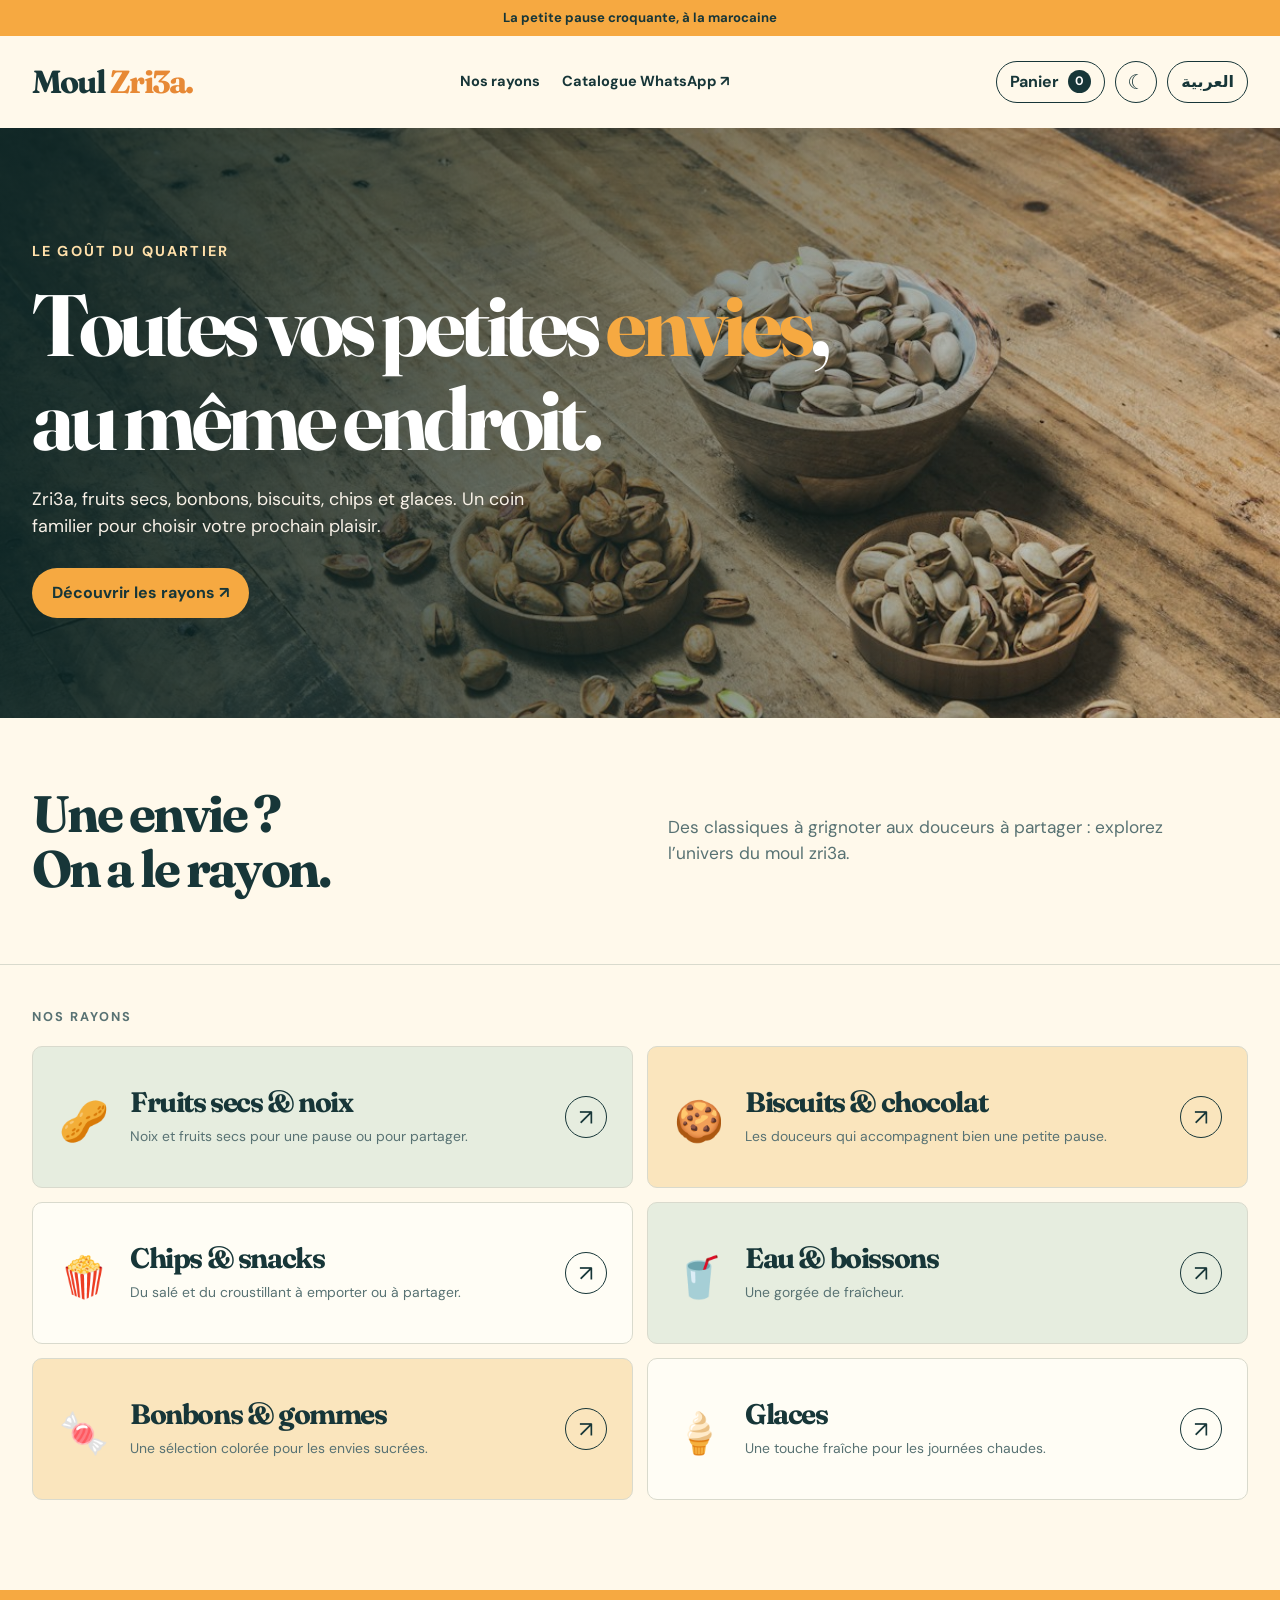
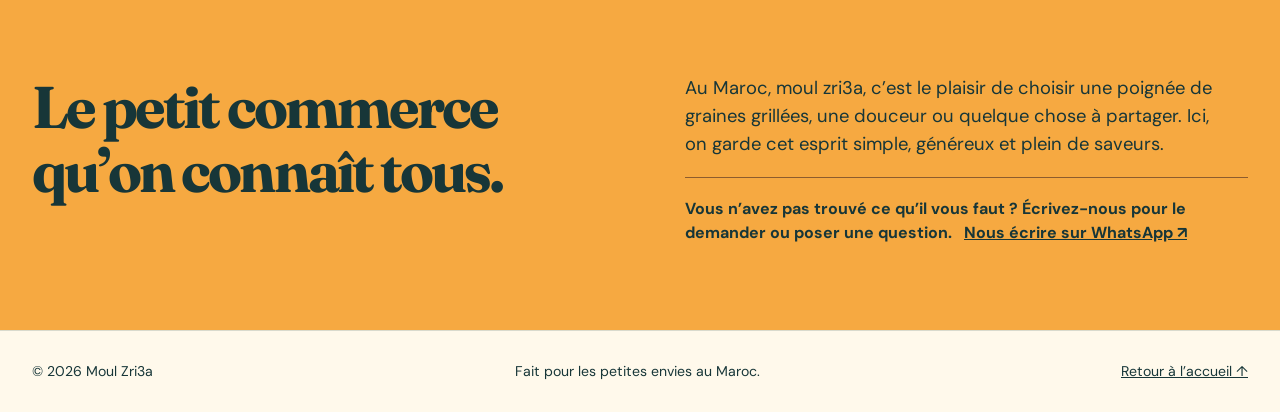
<file: index.html>
<!doctype html>
<html lang="fr">
<head>
  <meta charset="utf-8">
  <meta name="viewport" content="width=device-width, initial-scale=1">
  <meta name="description" content="Zri3a, fruits secs, bonbons et snacks chez Moul Zri3a.">
  <title>Moul Zri3a</title>
  <meta property="og:type" content="website">
  <meta property="og:site_name" content="Moul Zri3a">
  <meta property="og:title" content="Moul Zri3a - La petite pause croquante, à la marocaine">
  <meta property="og:description" content="Zri3a, fruits secs, bonbons, biscuits, boissons et snacks.">
  <meta property="og:url" content="https://moulzri3a.vercel.app/">
  <meta property="og:image" content="https://moulzri3a.vercel.app/assets/social-preview.jpg">
  <meta property="og:image:width" content="1200">
  <meta property="og:image:height" content="630">
  <meta property="og:image:alt" content="Aperçu de la page d'accueil Moul Zri3a avec ses fruits secs et son slogan.">
  <meta name="twitter:card" content="summary_large_image">
  <meta name="twitter:title" content="Moul Zri3a - La petite pause croquante, à la marocaine">
  <meta name="twitter:description" content="Zri3a, fruits secs, bonbons, biscuits, boissons et snacks.">
  <meta name="twitter:image" content="https://moulzri3a.vercel.app/assets/social-preview.jpg">
  <script>
    try {
      const savedTheme = localStorage.getItem('moul-zri3a-theme');
      document.documentElement.dataset.theme = savedTheme === 'light' || savedTheme === 'dark'
        ? savedTheme
        : (window.matchMedia('(prefers-color-scheme: dark)').matches ? 'dark' : 'light');
    } catch (error) {
      console.warn('Unable to load saved theme preference.', error);
      document.documentElement.dataset.theme = window.matchMedia('(prefers-color-scheme: dark)').matches ? 'dark' : 'light';
    }
  </script>
  <script>
    if (location.protocol !== 'file:') {
      const base = document.createElement('base');
      base.href = '/';
      document.head.append(base);
    }
  </script>
  <link rel="icon" type="image/svg+xml" href="assets/favicon.svg">
  <link rel="stylesheet" href="css/style.css">
  <script src="js/main.js" defer></script>
</head>
<body>
  <div class="top-bar" data-fr="La petite pause croquante, à la marocaine" data-ar="التگرميلة اللي كتعجبنا، على الطريقة المغربية">La petite pause croquante, à la marocaine</div>

  <header class="site-header container">
    <a class="logo" id="home-link" href="./" aria-label="Moul Zri3a">Moul <span>Zri3a.</span></a>
    <nav class="main-nav desktop-nav" aria-label="Main navigation">
      <a id="categories-link" href="?section=categories" data-fr="Nos rayons" data-ar="المنتوجات">Nos rayons</a>
      <a id="whatsapp-catalog" href="https://wa.me/c/212769611475" target="_blank" rel="noopener noreferrer" data-fr="Catalogue WhatsApp ↗" data-ar="كتالوغ واتساب ↗">Catalogue WhatsApp ↗</a>
    </nav>
    <div class="header-actions">
      <a class="basket-link" id="basket-link" href="?basket=1"><span data-fr="Panier" data-ar="السلة">Panier</span> <span class="basket-count" id="basket-count">0</span></a>
      <button class="theme-button" id="theme-button" type="button" aria-label="Activer le mode sombre" title="Activer le mode sombre">☾</button>
      <button class="language-button" id="language-button" type="button" aria-label="Change language">العربية</button>
    </div>
  </header>
  <nav class="main-nav mobile-nav container" aria-label="Main navigation">
    <a id="mobile-categories-link" href="?section=categories" data-fr="Nos rayons" data-ar="المنتوجات">Nos rayons</a>
    <a id="mobile-whatsapp-catalog" href="https://wa.me/c/212769611475" target="_blank" rel="noopener noreferrer" data-fr="Catalogue WhatsApp ↗" data-ar="كتالوغ واتساب ↗">Catalogue WhatsApp ↗</a>
  </nav>

  <main>
    <!-- HOME: This is the homepage HTML. Edit its words here. -->
    <div id="home-view">
      <section class="hero">
        <div class="hero-content container">
          <span class="eyebrow" data-fr="Le goût du quartier" data-ar="بنّة الحومة">Le goût du quartier</span>
          <h1 data-fr="Toutes vos petites <em>envies</em>, au même endroit." data-ar="كلشي اللي كتشهاه، <em>فبلاصة وحدة.</em>">Toutes vos petites <em>envies</em>, au même endroit.</h1>
          <p data-fr="Zri3a, fruits secs, bonbons, biscuits, chips et glaces. Un coin familier pour choisir votre prochain plaisir." data-ar="الزريعة، الفواكه الجافة، الحلوى، البسكويت، الشيبس والكلاص. كلشي مجموع باش تختار اللي بغيتي.">Zri3a, fruits secs, bonbons, biscuits, chips et glaces. Un coin familier pour choisir votre prochain plaisir.</p>
          <a class="primary-link" id="categories-cta" href="?section=categories" data-fr="Découvrir les rayons ↗" data-ar="شوف المنتوجات ↗">Découvrir les rayons ↗</a>
        </div>
      </section>
      <section class="intro container">
        <h2 data-fr="Une envie ?<br>On a le rayon." data-ar="أشنو تشهيتي؟<br>عندنا الاختيار.">Une envie ?<br>On a le rayon.</h2>
        <p data-fr="Des classiques à grignoter aux douceurs à partager : explorez l’univers du moul zri3a." data-ar="من التگرميلة اليومية للحلوى اللي كتشاركها: اكتشف عالم مول الزريعة.">Des classiques à grignoter aux douceurs à partager : explorez l’univers du moul zri3a.</p>
      </section>
      <section class="home-categories container" id="categories">
        <div class="section-kicker" data-fr="Nos rayons" data-ar="المنتوجات">Nos rayons</div>
        <!-- The six category tiles are filled from the catalog list in js/main.js. -->
        <div class="category-grid" id="category-grid"></div>
      </section>
      <section class="about">
        <div class="about-inner container">
          <h2 data-fr="Le petit commerce qu’on connaît tous." data-ar="الحانوت اللي كاملين كنعرفوه.">Le petit commerce qu’on connaît tous.</h2>
          <div>
            <p data-fr="Au Maroc, moul zri3a, c’est le plaisir de choisir une poignée de graines grillées, une douceur ou quelque chose à partager. Ici, on garde cet esprit simple, généreux et plein de saveurs." data-ar="فالمغرب، مول الزريعة هو لذة اختيار شوية زريعة مقرمشة، شي حلوى ولا حاجة تتقسم مع الأحباب. بغينا نحافظو على هاد الروح البسيطة والعامرة بالبنة.">Au Maroc, moul zri3a, c’est le plaisir de choisir une poignée de graines grillées, une douceur ou quelque chose à partager. Ici, on garde cet esprit simple, généreux et plein de saveurs.</p>
            <div class="about-note">
              <span data-fr="Vous n’avez pas trouvé ce qu’il vous faut ? Écrivez-nous pour le demander ou poser une question." data-ar="ما لقيتيش اللي بغيتي؟ راسلنا وطلبو ولا سولنا عليه.">Vous n’avez pas trouvé ce qu’il vous faut ? Écrivez-nous pour le demander ou poser une question.</span>
              <a id="product-request-link" href="https://wa.me/212769611475" target="_blank" rel="noopener noreferrer" data-fr="Nous écrire sur WhatsApp ↗" data-ar="راسلنا على واتساب ↗">Nous écrire sur WhatsApp ↗</a>
            </div>
          </div>
        </div>
      </section>
    </div>

    <!-- CATEGORY: This layout is reused for all six categories. -->
    <section id="category-view" class="inner container" hidden>
      <div class="breadcrumb" id="category-breadcrumb"></div>
      <div class="category-banner">
        <div>
          <span class="eyebrow" data-fr="Moul Zri3a / Nos rayons" data-ar="مول الزريعة / المنتوجات">Moul Zri3a / Nos rayons</span>
          <h1 id="category-title"></h1>
          <p id="category-description"></p>
        </div>
        <img id="category-image" src="assets/seeds.jpg" alt="">
      </div>
      <section class="browse">
        <div class="browse-heading"><h2 data-fr="À découvrir" data-ar="تصفح المنتوجات">À découvrir</h2><span id="product-count"></span></div>
        <nav class="category-pills" id="category-pills" aria-label="Categories"></nav>
        <div class="product-grid" id="category-products"></div>
      </section>
    </section>

    <!-- PRODUCT: One layout for every product. Name, image and price come from js/main.js. -->
    <section id="product-view" class="inner container" hidden>
      <div class="breadcrumb" id="product-breadcrumb"></div>
      <div class="product-detail">
        <img class="product-photo" id="product-image" src="assets/seeds.jpg" alt="">
        <div class="product-info">
          <span class="eyebrow" id="product-category"></span>
          <h1 id="product-title"></h1>
          <p class="size" id="product-size"></p>
          <div class="product-price"><span id="product-price"></span></div>
          <div class="format"><strong data-fr="Format" data-ar="الحجم">Format</strong><p id="product-format"></p></div>
          <strong data-fr="Quantité" data-ar="الكمية">Quantité</strong>
          <div class="purchase-actions">
            <div class="quantity">
              <button type="button" data-action="product-minus" aria-label="Decrease quantity">−</button>
              <input id="product-quantity" type="number" min="1" max="99" value="1" inputmode="numeric" aria-label="Quantity">
              <button type="button" data-action="product-plus" aria-label="Increase quantity">+</button>
            </div>
            <button class="dark-button" id="buy-now" type="button" data-action="buy-now" data-fr="Acheter maintenant" data-ar="اشترِ الآن">Acheter maintenant</button>
            <button class="orange-button" id="add-basket" type="button" data-action="add-basket" data-fr="Ajouter au panier" data-ar="أضف إلى السلة">Ajouter au panier</button>
          </div>
          <div class="status" id="product-status" role="status" aria-live="polite"></div>
        </div>
      </div>
      <section class="related"><h2 data-fr="Dans le même rayon" data-ar="من نفس الفئة">Dans le même rayon</h2><div class="product-grid" id="related-products"></div></section>
    </section>

    <!-- BASKET: Customers can review quantities before opening WhatsApp. -->
    <section id="basket-view" class="inner container" hidden>
      <div class="breadcrumb" id="basket-breadcrumb"></div>
      <div class="basket-layout">
        <section><h1 data-fr="Votre panier" data-ar="السلة ديالك">Votre panier</h1><div id="basket-items"></div></section>
        <aside class="summary" id="basket-summary" hidden>
          <h2 data-fr="Récapitulatif" data-ar="ملخص الطلب">Récapitulatif</h2>
          <div class="summary-row"><span data-fr="Articles" data-ar="المنتوجات">Articles</span><strong id="summary-count"></strong></div>
          <div class="summary-row"><span data-fr="Sous-total" data-ar="المجموع قبل التوصيل">Sous-total</span><strong id="summary-subtotal"></strong></div>
          <div class="summary-row"><span data-fr="Frais de livraison" data-ar="رسوم التوصيل">Frais de livraison</span><strong id="summary-delivery"></strong></div>
          <div class="summary-row"><span data-fr="Total avec livraison" data-ar="المجموع مع التوصيل">Total avec livraison</span><strong id="summary-total"></strong></div>
          <button class="dark-button" id="confirm-order" type="button" data-action="confirm-order" data-fr="Confirmer sur WhatsApp" data-ar="أكد عبر واتساب">Confirmer sur WhatsApp</button>
          <p class="delivery-status" id="basket-status" role="status" aria-live="polite"></p>
        </aside>
      </div>
    </section>
  </main>

  <footer class="site-footer container">
    <span>© <span id="year"></span> Moul Zri3a</span>
    <span data-fr="Fait pour les petites envies au Maroc." data-ar="للي كيبغي التگرميلة والحلوى فالمغرب.">Fait pour les petites envies au Maroc.</span>
    <a id="footer-home-link" href="./" data-fr="Retour à l’accueil ↑" data-ar="العودة للرئيسية ↑">Retour à l’accueil ↑</a>
  </footer>
</body>
</html>
</file>
<file: css/style.css>
@import url('https://fonts.googleapis.com/css2?family=DM+Sans:wght@400;500;600;700&family=Fraunces:opsz,wght@9..144,700&display=swap');

:root {
  --green: #173638;
  --cream: #fff9eb;
  --orange: #f6a941;
  --muted: #587273;
  --line: #d9dacd;
  --surface: #fffdf5;
  --card: #fffdf7;
  --soft-green: #e6eddf;
  --soft-orange: #fae5bd;
  --banner: #e8e9d8;
  --input-border: #9eaead;
  --pill-border: #c6ccc2;
  --status: #315e51;
  --warning: #9b4730;
  --note-border: #8d5c2d;
  --summary-border: #bfcbc0;
  --demo-bg: #fbe8bd;
  --demo-border: #ddb567;
}
:root[data-theme="dark"] {
  color-scheme: dark;
  --green: #e2ece5;
  --cream: #162320;
  --muted: #aabbb3;
  --line: #384943;
  --surface: #202e2a;
  --card: #1d2b27;
  --soft-green: #2a3b33;
  --soft-orange: #403322;
  --banner: #293a33;
  --input-border: #71847c;
  --pill-border: #596c63;
  --status: #a6d2b0;
  --warning: #f0a08a;
  --note-border: #9c7949;
  --summary-border: #52665a;
  --demo-bg: #3a321f;
  --demo-border: #79653d;
}
* { box-sizing: border-box; }
html { scroll-behavior: smooth; }
html { color-scheme: light; }
:root[data-theme="dark"] { color-scheme: dark; }
body { min-height: 100vh; margin: 0; display: flex; flex-direction: column; background: var(--cream); color: var(--green); font: 16px/1.5 'DM Sans', system-ui, sans-serif; }
a { color: inherit; text-decoration: none; }
button, input { font: inherit; }
button { cursor: pointer; }
img { max-width: 100%; }
h1, h2, h3, p { margin-top: 0; }
h1, h2, h3 { font-family: 'Fraunces', Georgia, serif; letter-spacing: -.05em; line-height: 1.08; }
.container { width: 100%; max-width: 1320px; margin: auto; padding-inline: 32px; }
main { flex: 1; }
.top-bar { background: var(--orange); text-align: center; padding: 8px 16px; font-size: .82rem; font-weight: 700; }
.site-header { position: sticky; top: 0; z-index: 20; width: 100%; max-width: none; min-height: 92px; display: flex; align-items: center; justify-content: space-between; gap: 24px; padding-inline: max(32px, calc((100% - 1256px) / 2)); background: var(--cream); transition: box-shadow .2s ease; }
.site-header.is-sticky { box-shadow: 0 4px 12px rgb(23 54 56 / 10%); }
.logo { font: 700 2rem/1 'Fraunces', Georgia, serif; letter-spacing: -.055em; white-space: nowrap; }
.logo span { color: #e78935; }
.main-nav, .header-actions { display: flex; align-items: center; gap: 22px; }
.mobile-nav { display: none; }
.main-nav a { font-weight: 700; font-size: .91rem; }
.main-nav a:hover, .site-footer a:hover { text-decoration: underline; }
.header-actions { gap: 10px; }
.basket-link, .language-button, .theme-button { display: inline-flex; align-items: center; justify-content: center; gap: 9px; border: 1px solid var(--green); border-radius: 30px; background: transparent; padding: 8px 13px; color: var(--green); font-weight: 700; white-space: nowrap; }
.theme-button { width: 42px; height: 42px; padding: 0; font-size: 1.25rem; }
.basket-count { display: grid; place-items: center; background: var(--green); color: white; min-width: 23px; height: 23px; padding-inline: 4px; border-radius: 50%; font-size: .77rem; }
.site-footer { border-top: 1px solid var(--line); padding-block: 30px; display: flex; justify-content: space-between; gap: 20px; font-size: .88rem; }
.site-footer a { text-decoration: underline; }

/* Home */
.hero { position: relative; min-height: 590px; display: flex; align-items: end; background: #76543d url('../assets/nuts-and-seeds.jpg') center/cover; }
.hero::before { content: ''; position: absolute; inset: 0; background: linear-gradient(90deg, #0b2525e8, #0b252577 55%, #0b25250f); }
.hero-content { position: relative; width: 100%; color: white; padding-block: 85px 72px; }
.eyebrow { display: block; color: #ffe0aa; text-transform: uppercase; letter-spacing: .15em; font-size: .84rem; font-weight: 700; margin-bottom: 16px; }
body[dir="rtl"] .eyebrow { font-size: 1.06rem; letter-spacing: .08em; }
body[dir="ltr"] .eyebrow { font-size: .9rem; }
.hero h1 { font-size: clamp(3.8rem, 6.8vw, 7.3rem); max-width: 800px; margin-bottom: 20px; }
body[dir="rtl"] .hero h1 { font-size: clamp(4.1rem, 7.2vw, 7.7rem); }
.hero h1 em { color: var(--orange); font-style: normal; }
.hero p { max-width: 540px; font-size: 1.12rem; color: #f8f1e7; margin-bottom: 28px; }
.primary-link, .dark-button, .orange-button { display: inline-flex; justify-content: center; align-items: center; border: 0; border-radius: 30px; padding: 13px 20px; min-height: 48px; font-weight: 700; }
.primary-link, .orange-button { background: var(--orange); color: var(--green); }
.dark-button { background: var(--green); color: white; }
.primary-link:hover, .orange-button:hover { background: #ffc268; }
.dark-button:hover { background: #2c5a5d; }
.intro { display: grid; grid-template-columns: 1fr 1fr; gap: 55px; align-items: center; padding-block: 68px; border-bottom: 1px solid var(--line); }
.intro h2 { font-size: clamp(2.3rem, 4vw, 4.1rem); margin: 0; }
.intro p { font-size: 1.08rem; color: var(--muted); max-width: 500px; margin: 0; }
.home-categories { padding-block: 42px 90px; }
.section-kicker { font-size: .8rem; text-transform: uppercase; letter-spacing: .16em; font-weight: 700; color: var(--muted); margin-bottom: 20px; }
.category-grid { display: grid; grid-template-columns: repeat(2, 1fr); gap: 14px; }
.category-tile { min-height: 142px; background: var(--surface); border: 1px solid var(--line); border-radius: 10px; padding: 23px 25px; display: grid; grid-template-columns: 52px 1fr 42px; gap: 20px; align-items: center; transition: transform .2s; }
.category-tile:hover, .product-card:hover { transform: translateY(-3px); }
.category-tile:nth-child(3n+1) { background: var(--soft-green); }
.category-tile:nth-child(3n+2) { background: var(--soft-orange); }
.category-icon { display: grid; place-items: center; width: 52px; height: 52px; border-radius: 50%; background: transparent; font-size: 2.5rem; }
.category-tile h3 { font-size: clamp(1.35rem, 2.2vw, 2.1rem); margin: 0 0 6px; }
.category-tile small { color: var(--muted); font-size: .87rem; }
.round-arrow { border: 1px solid currentColor; border-radius: 50%; width: 42px; height: 42px; display: grid; place-items: center; font-size: 1.4rem; }
.about { background: var(--orange); padding-block: 85px; }
.about-inner { display: grid; grid-template-columns: 1fr 1fr; gap: 90px; align-items: start; }
.about h2 { font-size: clamp(2.6rem, 4.6vw, 5rem); margin: 0; }
.about p { font-size: 1.15rem; max-width: 540px; }
.about-note { border-top: 1px solid var(--note-border); padding-top: 19px; font-weight: 700; }
.about-note a { display: inline-block; margin-inline-start: 8px; text-decoration: underline; }

/* Category and product cards */
.inner { padding-bottom: 80px; }
.breadcrumb { display: flex; gap: 8px; flex-wrap: wrap; padding-block: 26px 0; color: var(--muted); font-size: .88rem; }
.breadcrumb strong { color: var(--green); }
.demo-note { background: var(--demo-bg); border: 1px solid var(--demo-border); border-radius: 8px; padding: 12px 17px; font-size: .88rem; margin: 22px 0 27px; }
.category-banner { display: grid; grid-template-columns: 1.2fr .8fr; background: var(--banner); border-radius: 12px; overflow: hidden; min-height: 330px; }
.category-banner.no-image { grid-template-columns: 1fr; }
.category-banner > div { display: flex; flex-direction: column; justify-content: center; padding: 45px 54px; }
.category-banner .eyebrow, .product-info .eyebrow { color: var(--muted); }
.category-banner h1, .product-info h1 { font-size: clamp(2.9rem, 5vw, 5.2rem); margin-bottom: 17px; }
.category-banner p { font-size: 1.1rem; max-width: 500px; margin: 0; }
.category-banner img { width: 100%; height: 100%; object-fit: cover; max-height: 420px; }
.browse { padding-top: 45px; }
.browse-heading { display: flex; justify-content: space-between; align-items: baseline; gap: 15px; }
.browse-heading h2 { font-size: 2rem; }
.browse-heading span { color: var(--muted); font-size: .9rem; }
.category-pills { display: flex; gap: 8px; overflow-x: auto; padding-bottom: 20px; }
.category-pills a { flex: none; border: 1px solid var(--pill-border); border-radius: 30px; padding: 8px 14px; font-size: .9rem; font-weight: 700; }
.category-pills a.active { background: var(--green); color: white; border-color: var(--green); }
.product-grid { display: grid; grid-template-columns: repeat(3, 1fr); gap: 19px; }
.product-card { background: var(--card); border: 1px solid var(--line); border-radius: 12px; overflow: hidden; transition: transform .2s; }
.product-card img { display: block; width: 100%; aspect-ratio: 4/3; object-fit: cover; }
.product-card.image-fit-contain img, .product-photo.image-fit-contain { object-fit: contain; background: #f4f4f4; padding: 2px; }
.product-card-link { display: block; }
.product-card .card-content { display: block; padding: 18px 20px 8px; }
.product-card h3 { font-size: 1.35rem; margin: 0 0 7px; }
.product-card p { color: var(--muted); font-size: .88rem; margin: 0 0 18px; }
.product-card .price-line { margin: 0 18px 18px; border-top: 1px solid var(--line); padding-top: 14px; display: flex; justify-content: space-between; align-items: center; font-weight: 700; font-size: 1.15rem; }
.card-add-control { display: inline-flex; align-items: center; }
.card-add-button, .card-quantity button { display: grid; place-items: center; width: 42px; height: 42px; border: 0; border-radius: 50%; background: var(--orange); color: var(--green); font-size: 1.5rem; font-weight: 700; }
.card-add-button:hover, .card-quantity button:hover { background: #ffc268; }
.card-quantity { display: inline-flex; align-items: center; gap: 12px; }
.card-quantity button { background: var(--green); color: white; font-size: 1.2rem; }
.card-quantity button:hover { background: #2c5a5d; }
.card-quantity span { min-width: 1.5em; text-align: center; font-weight: 700; }

/* Product detail */
.product-detail { display: grid; grid-template-columns: 1.05fr .95fr; gap: 65px; padding-block: 10px 70px; }
.product-photo { width: 100%; aspect-ratio: 1/1; object-fit: cover; border-radius: 12px; }
.product-info { padding-top: 24px; }
.product-info .size { color: var(--muted); margin-bottom: 25px; }
.product-price { font-size: 2.1rem; font-weight: 700; margin-bottom: 27px; }
.product-price small { display: block; font-size: .85rem; font-weight: 500; color: var(--muted); }
.format { border-block: 1px solid var(--line); padding-block: 20px; margin-bottom: 25px; }
.format strong { display: block; }
.format p { margin: 5px 0 0; color: var(--muted); }
.purchase-actions { display: flex; flex-wrap: wrap; gap: 10px; align-items: center; margin-top: 9px; }
.quantity { display: inline-flex; border: 1px solid var(--input-border); border-radius: 30px; overflow: hidden; height: 48px; }
.quantity button { width: 40px; border: 0; background: transparent; color: var(--green); font-size: 1.25rem; }
.quantity input { width: 42px; border: 0; background: transparent; color: var(--green); text-align: center; font-weight: 700; appearance: textfield; }
.quantity input::-webkit-inner-spin-button, .quantity input::-webkit-outer-spin-button { appearance: none; }
.status { min-height: 25px; color: var(--status); font-weight: 700; margin-top: 12px; }
.status a { text-decoration: underline; }
.detail-note { color: var(--muted); font-size: .86rem; max-width: 460px; }
.related h2 { font-size: 2.25rem; }

/* Basket */
.basket-layout { display: grid; grid-template-columns: 1.45fr .65fr; gap: 54px; padding-top: 15px; }
.basket-layout h1 { font-size: 3.5rem; }
.basket-line { display: grid; grid-template-columns: 120px 1fr auto; gap: 20px; align-items: center; padding-block: 20px; border-bottom: 1px solid var(--line); }
.basket-line img { width: 120px; aspect-ratio: 1/1; object-fit: cover; border-radius: 9px; }
.basket-line h2 { font-size: 1.35rem; margin: 0 0 5px; }
.basket-line p { color: var(--muted); margin: 0 0 10px; }
.line-actions { display: flex; align-items: center; gap: 15px; flex-wrap: wrap; }
.remove-button { border: 0; background: none; color: var(--warning); text-decoration: underline; padding: 5px; }
.line-total { font-weight: 700; white-space: nowrap; }
.summary { background: var(--soft-green); border-radius: 12px; padding: 27px; align-self: start; }
.summary h2 { font-size: 1.6rem; }
.summary-row { display: flex; justify-content: space-between; gap: 15px; border-top: 1px solid var(--summary-border); padding-block: 14px; }
.summary button { width: 100%; margin-top: 15px; }
.summary button:disabled { cursor: not-allowed; opacity: .55; }
.summary p { color: var(--muted); font-size: .86rem; margin: 15px 0 0; }
.delivery-status { color: var(--warning); font-weight: 700; }
.empty-basket { padding-block: 45px; }
body[dir=rtl] .hero::before { background: linear-gradient(270deg, #0b2525e8, #0b252577 55%, #0b25250f); }
body[dir=rtl] .round-arrow { transform: scaleX(-1); }
body[dir=rtl] .logo { direction: ltr; unicode-bidi: isolate; }
:root[data-theme="dark"] .top-bar { color: #17231d; }
:root[data-theme="dark"] .about { background: #332e24; }
:root[data-theme="dark"] .primary-link,
:root[data-theme="dark"] .orange-button,
:root[data-theme="dark"] .card-add-button { color: #17231d; }
:root[data-theme="dark"] .dark-button,
:root[data-theme="dark"] .category-pills a.active { background: #477457; color: #fff; border-color: #477457; }
:root[data-theme="dark"] .card-quantity button { background: #477457; color: #fff; }
:root[data-theme="dark"] .basket-count { background: #477457; color: #fff; }
:root[data-theme="dark"] .remove-button { color: var(--warning); }
:root[data-theme="dark"] .site-header.is-sticky { box-shadow: 0 4px 12px rgb(0 0 0 / 35%); }

@media (max-width: 850px) {
  .site-header { flex-wrap: wrap; padding-block: 16px; }
  .desktop-nav { display: none; }
  .mobile-nav { display: flex; width: 100%; justify-content: space-between; border-top: 1px solid var(--line); padding-top: 6px; padding-bottom: 8px; }
  .intro, .about-inner { grid-template-columns: 1fr; gap: 20px; }
  .product-grid { grid-template-columns: repeat(2, 1fr); }
  .product-detail { gap: 35px; }
  .basket-layout { grid-template-columns: 1fr; gap: 25px; }
}
@media (max-width: 620px) {
  .container { padding-inline: 17px; }
  .top-bar { font-size: .72rem; }
  .site-header { min-height: 72px; gap: 12px; }
  .logo { font-size: 1.55rem; }
  .header-actions { gap: 6px; }
  .basket-link, .language-button { font-size: .78rem; padding: 7px 9px; }
  .theme-button { width: 36px; height: 36px; font-size: 1.1rem; }
  .main-nav a { font-size: .83rem; }
  .hero { min-height: 550px; background-position: 58% center; }
  .hero::before, body[dir=rtl] .hero::before { background: linear-gradient(0deg, #0b2525f2, #0b252548 90%); }
  .hero-content { padding-block: 60px 48px; }
  .hero h1 { font-size: clamp(3.2rem, 12vw, 4.5rem); }
  .hero p { font-size: 1rem; }
  .intro { padding-block: 42px; }
  .home-categories { padding-block: 32px 62px; }
  .category-grid { grid-template-columns: 1fr; }
  .category-tile { min-height: 112px; padding: 18px; grid-template-columns: 42px 1fr 42px; gap: 13px; }
  .category-icon { width: 42px; height: 42px; font-size: 1.9rem; }
  .category-tile h3 { font-size: 1.5rem; }
  .about { padding-block: 52px; }
  .category-banner { display: flex; flex-direction: column-reverse; }
  .category-banner img { height: 210px; }
  .category-banner > div { padding: 26px 22px 32px; }
  .category-banner h1, .product-info h1 { font-size: 2.8rem; }
  .product-grid { gap: 10px; }
  .product-card .card-content { padding: 13px 13px 8px; }
  .product-card h3 { font-size: 1.12rem; }
  .product-card p { font-size: .8rem; margin-bottom: 12px; }
  .product-card .price-line { margin: 0 12px 12px; font-size: 1rem; }
  .product-card.has-quantity .price-line { flex-wrap: wrap; row-gap: 10px; }
  .product-card.has-quantity .card-add-control { flex-basis: 100%; justify-content: center; }
  .card-add-button, .card-quantity button { width: 38px; height: 38px; }
  .card-quantity { gap: 8px; }
  .product-detail { grid-template-columns: 1fr; gap: 25px; padding-bottom: 55px; }
  .product-photo { aspect-ratio: 4/3; }
  .product-info { padding-top: 0; }
  .purchase-actions .dark-button, .purchase-actions .orange-button { flex: 1; padding-inline: 10px; }
  .basket-line { grid-template-columns: 78px 1fr; gap: 12px; }
  .basket-line img { width: 78px; }
  .line-total { grid-column: 2; }
  .basket-layout h1 { font-size: 2.8rem; }
  .site-footer { flex-direction: column; }
}
/* The three inner views share one HTML page; hidden means only the selected view appears. */
[hidden] { display: none !important; }
</file>
